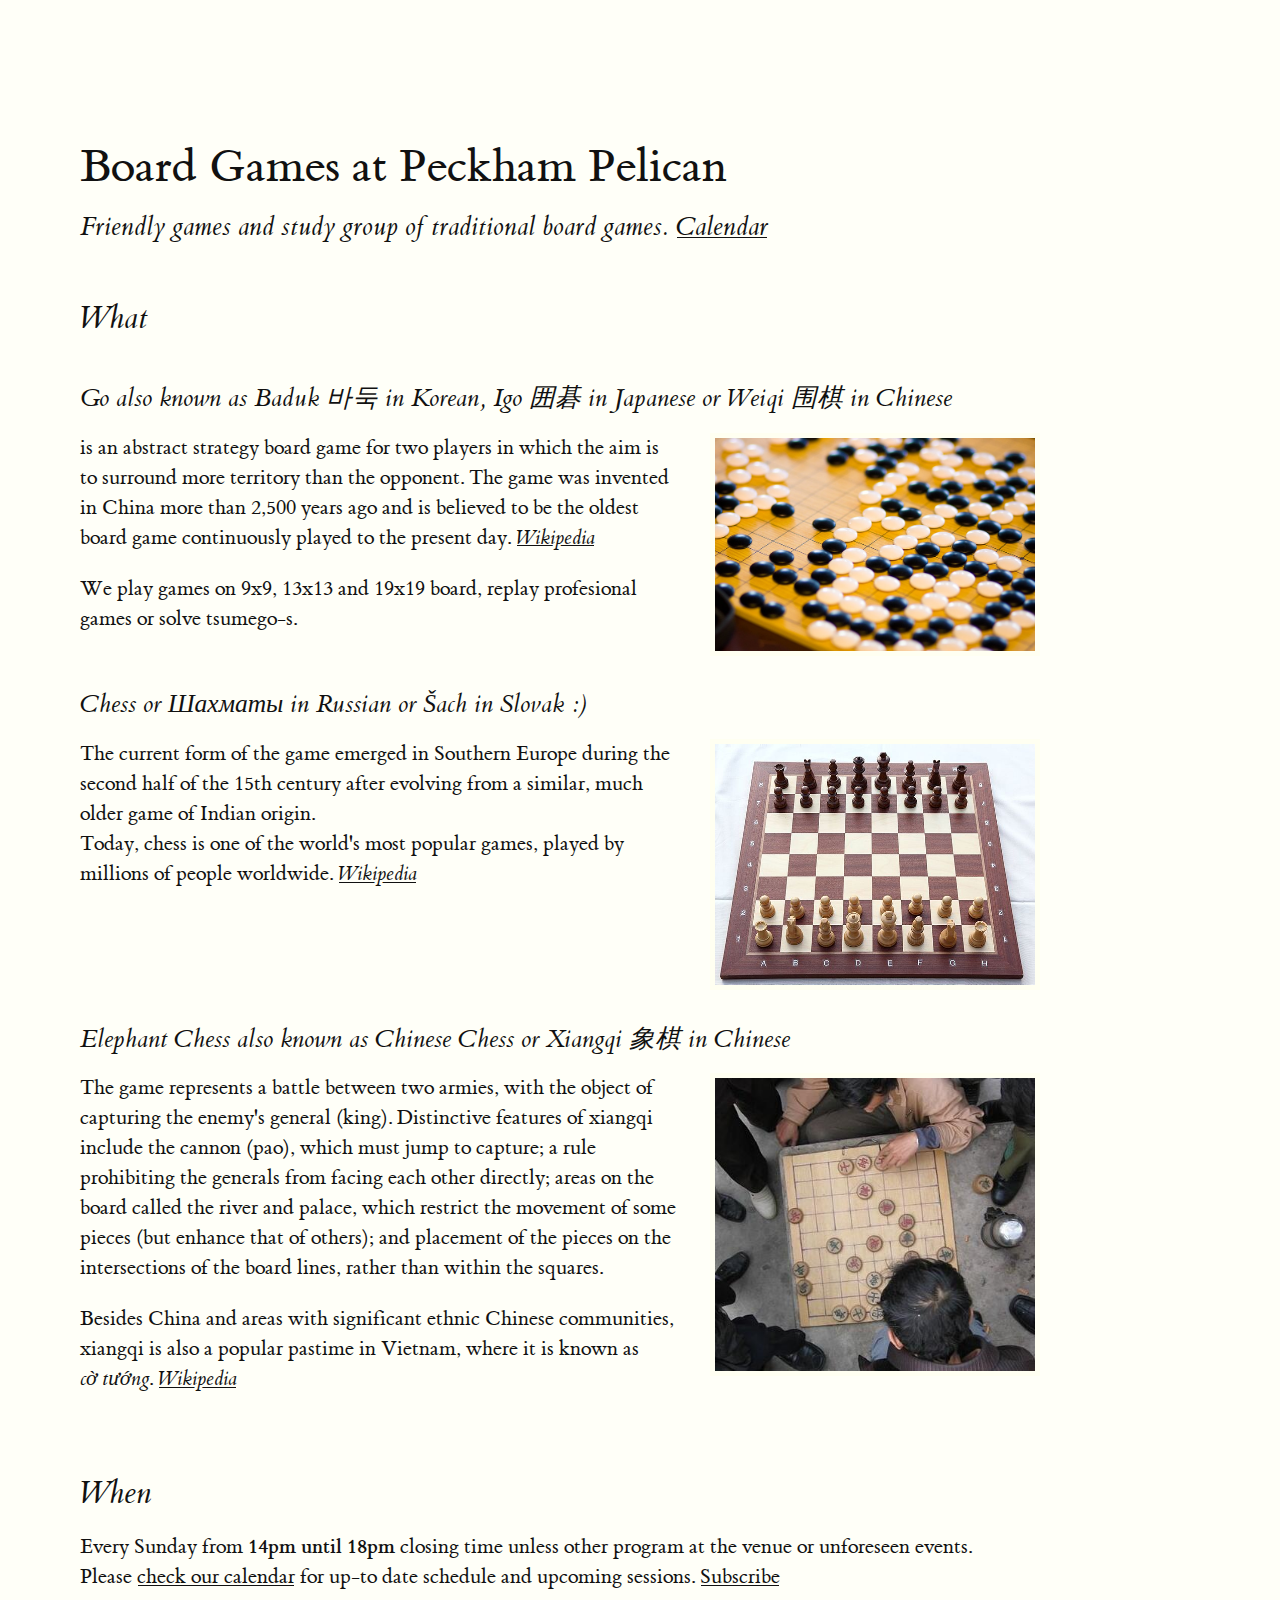
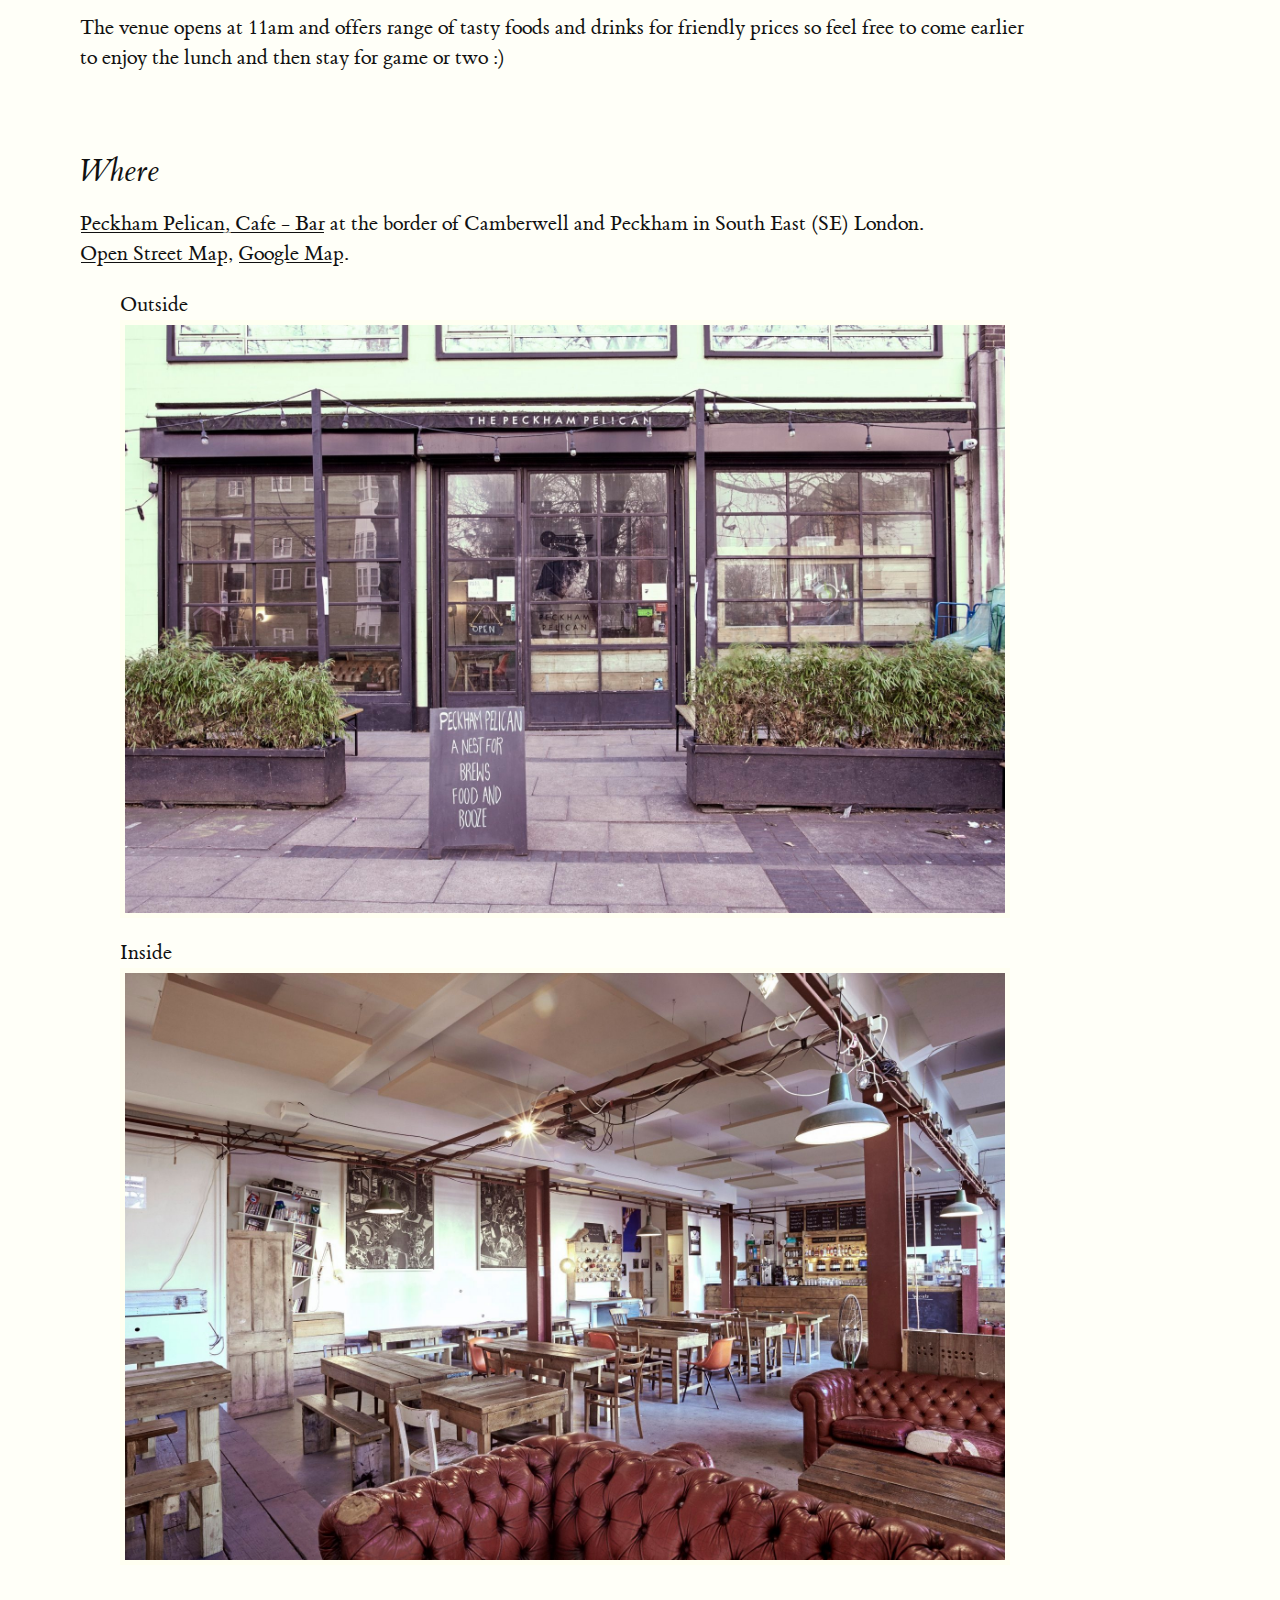
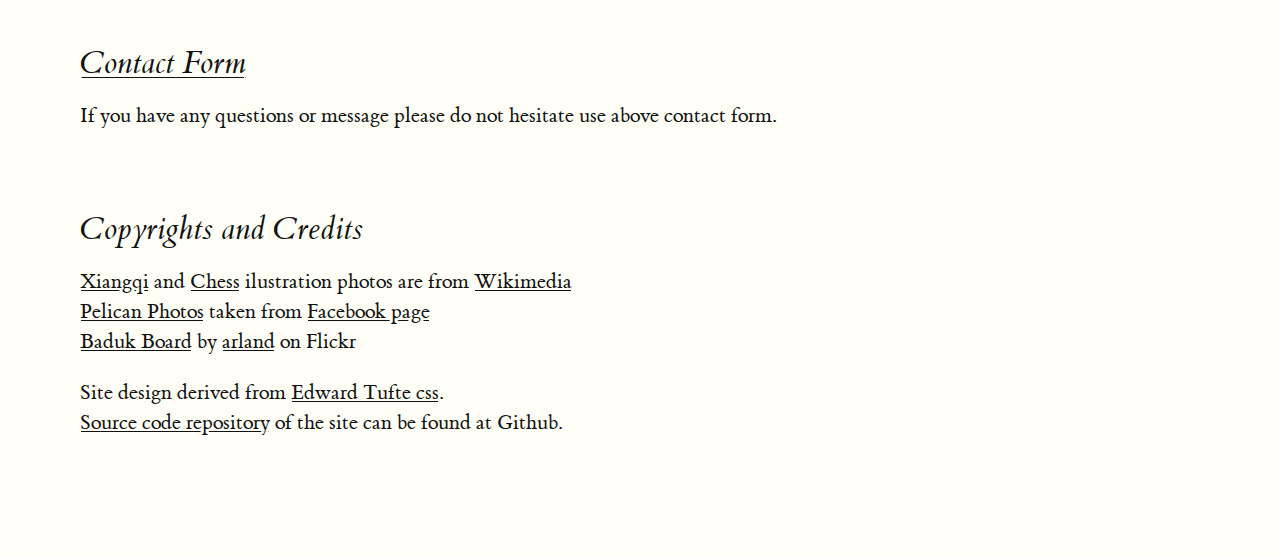
<file: index.html>
<!DOCTYPE html>
<html lang="en">
  <head>
    <meta charset="utf-8"/>
    <title>Board Games at Peckham Pelican - Go, Chess, Xiangqi</title>
    <link rel="stylesheet" href="assets/styles/tufte.css"/>
    <link rel="stylesheet" href="assets/styles/latex.css"/>
    <link rel="stylesheet" href="assets/styles/style.css"/>
    <meta name="viewport" content="width=device-width, initial-scale=1">
  </head>
  <body>
    <article>
      <h1 id="title">Board Games at Peckham Pelican</h1>
      <p class="subtitle">
        <!-- <strong>Go</strong>, -->
        <!-- <strong>Chess</strong>, -->
        <!-- <strong>Xiangqi</strong> -->
        Friendly games and study group of traditional board games.
        <a href="https://calendar.google.com/calendar/embed?src=nj4c0bbqr8jnv4m133qhmdlbjs%40group.calendar.google.com&ctz=Europe%2FLondon">Calendar</a>
      </p>
      <section>
        <h2 id="what">What</h2>
        <!-- <p>Friendly games and study group of traditional board games</p> -->
        <div class="block">
          <h3>Go also known as Baduk 바둑 in Korean, Igo 囲碁 in Japanese or Weiqi 围棋 in Chinese</h3>
          <p>
            <label for="mn-baduk-board" class="margin-toggle">&#8853;</label>
            <input type="checkbox" id="mn-baduk-board" class="margin-toggle"/>
            <span class="marginnote">
              <img src="assets/media/baduk-board.jpg" width="320" alt="Go board with stones" />
            </span>
            is an abstract strategy board game for two players in which the aim is
            to surround more territory than the opponent. The game was invented in
            China more than 2,500 years ago and is believed to be the oldest board
            game continuously played to the present day.
            <cite><a href="https://en.wikipedia.org/wiki/Go_(game)">Wikipedia</a></cite>
          </p>
          <p>
            We play games on 9x9, 13x13 and 19x19 board, replay profesional games or solve tsumego-s.
          </p>
        </div>
        <div class="block">
          <h3>Chess or Шахматы in Russian or Šach in Slovak :)</h3>
          <p>
            <label for="mn-xiangqi-board" class="margin-toggle">&#8853;</label>
            <input type="checkbox" id="mn-xiangqi-board" class="margin-toggle"/>
            <span class="marginnote">
              <img src="assets/media/636px-Chess_board_with_chess_set_in_opening_position_2012_PD_03.jpg" width="320" alt="International Chess initial board position" />
              <!-- <img src="assets/media/AAA_SVG_Chessboard_and_chess_pieces_06.svg" width="320" alt="International Chess initial board position" /> -->
            </span>
            The current form of the game emerged in Southern Europe during
            the second half of the 15th century after evolving from a
            similar, much older game of Indian origin. <br />
            Today, chess is one of the world's most popular games, played by millions
            of people worldwide.
            <cite><a href="https://en.wikipedia.org/wiki/Chess">Wikipedia</a></cite>
          </p>
        </div>
        <div class="block">
          <h3>Elephant Chess also known as Chinese Chess or Xiangqi 象棋 in Chinese</h3>
          <p>
            <label for="mn-xiangqi-board" class="margin-toggle">&#8853;</label>
            <input type="checkbox" id="mn-xiangqi-board" class="margin-toggle"/>
            <span class="marginnote">
              <!-- <img src="assets/media/Xiangqi_Board.svg" width="320" alt="Xiangqi initial board position" /> -->
              <img src="assets/media/xiangqi-in-kunming-crop.jpg" width="320" alt="Xiangqi played on street" />
            </span>
            The game represents a battle between two armies, with the object of
            capturing the enemy's general (king). Distinctive features of xiangqi
            include the cannon (pao), which must jump to capture; a rule
            prohibiting the generals from facing each other directly; areas on the
            board called the river and palace, which restrict the movement of some
            pieces (but enhance that of others); and placement of the pieces on
            the intersections of the board lines, rather than within the squares.
          </p>
          <p>
            Besides China and areas with significant ethnic Chinese communities, xiangqi is also a popular pastime in Vietnam, where it is known as <em>cờ&nbsp;tướng</em>.
            <cite><a href="https://en.wikipedia.org/wiki/Xiangqi">Wikipedia</a></cite>
          </p>
        </div>
      </section>
      <section>
        <h2 id="when">When</h2>
        <p>
          Every Sunday from <strong>14pm until 18pm</strong> closing time
          unless other program at the venue or unforeseen events.<br/>
          Please <a href="https://calendar.google.com/calendar/embed?src=nj4c0bbqr8jnv4m133qhmdlbjs%40group.calendar.google.com&ctz=Europe%2FLondon">check our calendar</a>
          for up-to date schedule and upcoming sessions.
          <a href="https://calendar.google.com/calendar/u/0?cid=bmo0YzBiYnFyOGpudjRtMTMzcWhtZGxianNAZ3JvdXAuY2FsZW5kYXIuZ29vZ2xlLmNvbQ">Subscribe</a>
        </p>
        <p>
          The venue opens at 11am and offers range of tasty foods and drinks for friendly prices so
          feel free to come earlier to enjoy the lunch and then stay for game or two :)
        </p>
      </section>
      <section>
        <h2 id="where">Where</h2>
        <p>
          <a href="https://thepeckhampelican.co.uk/">Peckham Pelican, Cafe - Bar</a>
          at the border of Camberwell and Peckham in South East (SE) London.<br/>

          <a href="https://www.openstreetmap.org/node/976905890#map=19/51.47403/-0.07726">Open Street Map</a>,
          <a href="https://goo.gl/maps/yB9s6GYH664L639e6">Google Map</a>.
        </p>
        <figure>
          <figcaption>Outside</figcaption>
          <img src="assets/media/pelican-outside.jpg" alt="Peckham Pelican from street"/>
        </figure>
        <figure>
          <figcaption>Inside</figcaption>
          <img src="assets/media/pelican-inside.jpg" alt="Empty Peckham Pelican from inside"/>
        </figure>
      </section>
<!-- <section> -->
  <!--   <h2 id="equipment">Equipment</h2> -->
  <!--   <p> -->
    <!--     Currently available at the venue to play anytime: -->
    <!--   </p> -->
  <!--   <ul> -->
    <!--     <li>1 x Chess board (at the venue)</li> -->
    <!--     <li>1 x 13x13 Go board (9x9 on reverse side)</li> -->
    <!--     <li>1 x 19x19 Go board (13x13 on reverse side)</li> -->
    <!--     <li>1 x 140 Black and White stones for Go game in plastic bowls</li> -->
    <!--   </ul> -->
  <!--   <p> -->
    <!--     Per attendance -->
    <!--   </p> -->
  <!--   <ul> -->
    <!--     <li>1 x Xiangqi board</li> -->
    <!--     <li>1 x 19x19 Go board</li> -->
    <!--     <li>1 x 140 Black and White stones for Go game in straw bowls</li> -->
    <!--     <li>Various Tsumego books</li> -->
    <!--   </ul> -->
  <!--   <\!-- <p> -\-> -->
    <!--   <\!--   <a href="">Donate Equipment</a> -\-> -->
      <!--   <\!-- </p> -\-> -->
        <!-- </section> -->
<section>
  <h2 id="contact"><a href="https://docs.google.com/forms/d/e/1FAIpQLSd2FIeTLPjH2P_x5m8oFBgT_5DzrDzP37pCBtf7_QP2BP_56A/viewform?usp=sf_link">Contact Form</a></h2>
  <p>
    If you have any questions or message please do not hesitate use above contact form. <br>
  </p>
</section>
<section>
  <h2 id="credits">Copyrights and Credits</h2>
  <p>
    <!-- <a href="https://commons.wikimedia.org/wiki/File:Xiangqi_Board.svg">Xiangqi Board</a> and -->
    <!-- <a href="https://commons.wikimedia.org/wiki/File:AAA_SVG_Chessboard_and_chess_pieces_06.svg">Chess Board</a> from <a href="https://commons.wikimedia.org/wiki/Main_Page">Wikimedia</a><br/> -->

        <a href="https://commons.wikimedia.org/wiki/File:Xiangqi_in_Kunming_2.jpg">Xiangqi</a> and
        <a href="https://commons.wikimedia.org/wiki/File:Chess_board_with_chess_set_in_opening_position_2012_PD_03.jpg">Chess</a>
        ilustration photos are from <a href="https://commons.wikimedia.org">Wikimedia</a><br/>
    <a href="https://www.facebook.com/thepeckhampelican/photos/">Pelican Photos</a> taken from <a href="https://www.facebook.com/thepeckhampelican">Facebook page</a><br/>
    <a href="https://www.flickr.com/photos/arland/4321807945/">Baduk Board</a> by <a href="https://www.flickr.com/photos/arland">arland</a> on Flickr<br/>
  </p>
  <p>
    Site design derived from <a href="https://edwardtufte.github.io/tufte-css/">Edward Tufte css</a>.<br/>
    <a href="https://github.com/keram/baduk-pelican">Source code repository</a> of the site can be found at Github.
  </p>
</section>
</article>
</body>
</html>
</file>
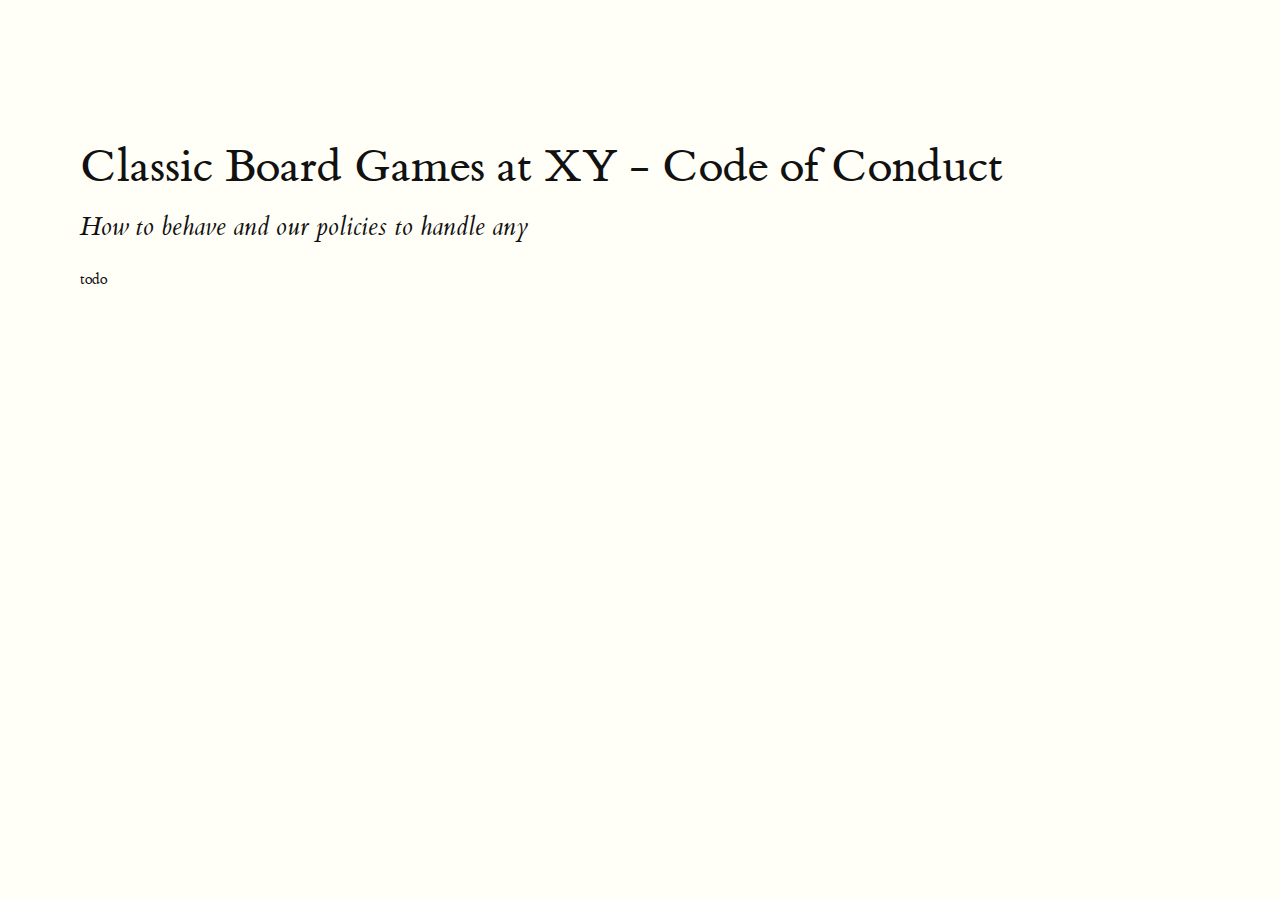
<file: code-of-conduct.html>
<!DOCTYPE html>
<html lang="en">
  <head>
    <meta charset="utf-8"/>
    <title>Classic Board Games at XY - Go, Chess, Xiangqi - Code of Conduct</title>
    <link rel="stylesheet" href="assets/styles/tufte.css"/>
    <link rel="stylesheet" href="assets/styles/latex.css"/>
    <link rel="stylesheet" href="assets/styles/style.css"/>
    <meta name="viewport" content="width=device-width, initial-scale=1">
    <!-- , (Chinesse) Chess  -->
  </head>
  <body>
    <article>
      <h1 id="title">Classic Board Games at XY - Code of Conduct</h1>
      <p class="subtitle">
        How to behave and our policies to handle any
      </p>
      <section>
        todo
      </section>
    </article>
  </body>
</html>
</file>
<file: assets/styles/tufte.css>
@charset "UTF-8";

/* Import ET Book styles
   adapted from https://github.com/edwardtufte/et-book/blob/gh-pages/et-book.css */

@font-face {
    font-family: "et-book";
    src: url("../fonts/et-book/et-book-roman-line-figures/et-book-roman-line-figures.eot");
    src: url("../fonts/et-book/et-book-roman-line-figures/et-book-roman-line-figures.eot?#iefix") format("embedded-opentype"), url("../fonts/et-book/et-book-roman-line-figures/et-book-roman-line-figures.woff") format("woff"), url("../fonts/et-book/et-book-roman-line-figures/et-book-roman-line-figures.ttf") format("truetype"), url("../fonts/et-book/et-book-roman-line-figures/et-book-roman-line-figures.svg#etbookromanosf") format("svg");
    font-weight: normal;
    font-style: normal;
    font-display: swap;
}

@font-face {
    font-family: "et-book";
    src: url("../fonts/et-book/et-book-display-italic-old-style-figures/et-book-display-italic-old-style-figures.eot");
    src: url("../fonts/et-book/et-book-display-italic-old-style-figures/et-book-display-italic-old-style-figures.eot?#iefix") format("embedded-opentype"), url("../fonts/et-book/et-book-display-italic-old-style-figures/et-book-display-italic-old-style-figures.woff") format("woff"), url("../fonts/et-book/et-book-display-italic-old-style-figures/et-book-display-italic-old-style-figures.ttf") format("truetype"), url("../fonts/et-book/et-book-display-italic-old-style-figures/et-book-display-italic-old-style-figures.svg#etbookromanosf") format("svg");
    font-weight: normal;
    font-style: italic;
    font-display: swap;
}

@font-face {
    font-family: "et-book";
    src: url("../fonts/et-book/et-book-bold-line-figures/et-book-bold-line-figures.eot");
    src: url("../fonts/et-book/et-book-bold-line-figures/et-book-bold-line-figures.eot?#iefix") format("embedded-opentype"), url("../fonts/et-book/et-book-bold-line-figures/et-book-bold-line-figures.woff") format("woff"), url("../fonts/et-book/et-book-bold-line-figures/et-book-bold-line-figures.ttf") format("truetype"), url("../fonts/et-book/et-book-bold-line-figures/et-book-bold-line-figures.svg#etbookromanosf") format("svg");
    font-weight: bold;
    font-style: normal;
    font-display: swap;
}

@font-face {
    font-family: "et-book-roman-old-style";
    src: url("../fonts/et-book/et-book-roman-old-style-figures/et-book-roman-old-style-figures.eot");
    src: url("../fonts/et-book/et-book-roman-old-style-figures/et-book-roman-old-style-figures.eot?#iefix") format("embedded-opentype"), url("../fonts/et-book/et-book-roman-old-style-figures/et-book-roman-old-style-figures.woff") format("woff"), url("../fonts/et-book/et-book-roman-old-style-figures/et-book-roman-old-style-figures.ttf") format("truetype"), url("../fonts/et-book/et-book-roman-old-style-figures/et-book-roman-old-style-figures.svg#etbookromanosf") format("svg");
    font-weight: normal;
    font-style: normal;
    font-display: swap;
}

/* Tufte CSS styles */
html {
    font-size: 15px;
}

body {
    width: 87.5%;
    margin-left: auto;
    margin-right: auto;
    /* padding-left: 12.5%; */
    font-family: et-book, Palatino, "Palatino Linotype", "Palatino LT STD", "Book Antiqua", Georgia, serif;
    background-color: #fffff8;
    color: #111;
    max-width: 1400px;
    counter-reset: sidenote-counter;
}

/* Adds dark mode */
@media (prefers-color-scheme: dark) {
    body {
        background-color: #151515;
        color: #ddd;
    }
}

h1 {
    font-weight: 400;
    margin-top: 4rem;
    margin-bottom: 1.5rem;
    font-size: 3.2rem;
    line-height: 1;
}

h2 {
    font-style: italic;
    font-weight: 400;
    margin-top: 2.1rem;
    margin-bottom: 1.4rem;
    font-size: 2.2rem;
    line-height: 1;
}

h3 {
    font-style: italic;
    font-weight: 400;
    font-size: 1.7rem;
    margin-top: 2rem;
    margin-bottom: 1.4rem;
    line-height: 1;
}

hr {
    display: block;
    height: 1px;
    /* width: 55%; */
    border: 0;
    border-top: 1px solid #ccc;
    margin: 1em 0;
    padding: 0;
}

p.subtitle {
    font-style: italic;
    margin-top: 1rem;
    margin-bottom: 1rem;
    font-size: 1.8rem;
    display: block;
    line-height: 1;
}

.numeral {
    font-family: et-book-roman-old-style;
}

.danger {
    color: red;
}

article {
    padding: 5rem 0rem;
}

section {
    padding-top: 1rem;
    padding-bottom: 1rem;
}

p,
dl,
ol,
ul,
figcaption {
    font-size: 1.4rem;
    line-height: 2rem;
}

p {
    margin-top: 1.4rem;
    margin-bottom: 1.4rem;
    padding-right: 0;
    vertical-align: baseline;
}

/* Chapter Epigraphs */
div.epigraph {
    margin: 5em 0;
}

div.epigraph > blockquote {
    margin-top: 3em;
    margin-bottom: 3em;
}

div.epigraph > blockquote,
div.epigraph > blockquote > p {
    font-style: italic;
}

div.epigraph > blockquote > footer {
    font-style: normal;
}

div.epigraph > blockquote > footer > cite {
    font-style: italic;
}
/* end chapter epigraphs styles */

blockquote {
    font-size: 1.4rem;
}

blockquote p {
    /* width: 55%; */
    /* margin-right: 40px; */
}

blockquote footer {
    /* width: 55%; */
    font-size: 1.1rem;
    text-align: right;
}

section > p,
section > footer,
section > table {
    /* width: 55%; */
}

/* 50 + 5 == 55, to be the same width as paragraph */
section > dl,
section > ol,
section > ul {
    width: 50%;
    -webkit-padding-start: 5%;
}

dt:not(:first-child),
li:not(:first-child) {
    margin-top: 0.25rem;
}

/* Links: replicate underline that clears descenders */
a:link,
a:visited {
    color: inherit;
}

.no-tufte-underline:link {
    background: unset;
    text-shadow: unset;
}

a:link, .tufte-underline, .hover-tufte-underline:hover {
    text-decoration: none;
    background: -webkit-linear-gradient(#fffff8, #fffff8), -webkit-linear-gradient(#fffff8, #fffff8), -webkit-linear-gradient(currentColor, currentColor);
    background: linear-gradient(#fffff8, #fffff8), linear-gradient(#fffff8, #fffff8), linear-gradient(currentColor, currentColor);
    -webkit-background-size: 0.05em 1px, 0.05em 1px, 1px 1px;
    -moz-background-size: 0.05em 1px, 0.05em 1px, 1px 1px;
    background-size: 0.05em 1px, 0.05em 1px, 1px 1px;
    background-repeat: no-repeat, no-repeat, repeat-x;
    text-shadow: 0.03em 0 #fffff8, -0.03em 0 #fffff8, 0 0.03em #fffff8, 0 -0.03em #fffff8, 0.06em 0 #fffff8, -0.06em 0 #fffff8, 0.09em 0 #fffff8, -0.09em 0 #fffff8, 0.12em 0 #fffff8, -0.12em 0 #fffff8, 0.15em 0 #fffff8, -0.15em 0 #fffff8;
    background-position: 0% 93%, 100% 93%, 0% 93%;
}

@media screen and (-webkit-min-device-pixel-ratio: 0) {
    a:link, .tufte-underline, .hover-tufte-underline:hover {
        background-position-y: 87%, 87%, 87%;
    }
}

/* Adds dark mode */
@media (prefers-color-scheme: dark) {
    a:link, .tufte-underline, .hover-tufte-underline:hover {
        text-shadow: 0.03em 0 #151515, -0.03em 0 #151515, 0 0.03em #151515, 0 -0.03em #151515, 0.06em 0 #151515, -0.06em 0 #151515, 0.09em 0 #151515, -0.09em 0 #151515, 0.12em 0 #151515, -0.12em 0 #151515, 0.15em 0 #151515, -0.15em 0 #151515;
    }
}

a:link::selection,
a:link::-moz-selection {
    text-shadow: 0.03em 0 #b4d5fe, -0.03em 0 #b4d5fe, 0 0.03em #b4d5fe, 0 -0.03em #b4d5fe, 0.06em 0 #b4d5fe, -0.06em 0 #b4d5fe, 0.09em 0 #b4d5fe, -0.09em 0 #b4d5fe, 0.12em 0 #b4d5fe, -0.12em 0 #b4d5fe, 0.15em 0 #b4d5fe, -0.15em 0 #b4d5fe;
    background: #b4d5fe;
}

/* Sidenotes, margin notes, figures, captions */
img {
    max-width: 100%;
}

.sidenote,
.marginnote {
    float: right;
    clear: right;
    /* margin-right: -60%; */
    /* width: 50%; */
    /* margin-top: 0.3rem; */
    margin-bottom: 0;
    font-size: 1.1rem;
    line-height: 1.3;
    vertical-align: baseline;
    position: relative;
}

.sidenote-number {
    counter-increment: sidenote-counter;
}

.sidenote-number:after,
.sidenote:before {
    font-family: et-book-roman-old-style;
    position: relative;
    vertical-align: baseline;
}

.sidenote-number:after {
    content: counter(sidenote-counter);
    font-size: 1rem;
    top: -0.5rem;
    left: 0.1rem;
}

.sidenote:before {
    content: counter(sidenote-counter) " ";
    font-size: 1rem;
    top: -0.5rem;
}

blockquote .sidenote,
blockquote .marginnote {
    margin-right: -82%;
    min-width: 59%;
    text-align: left;
}

div.fullwidth,
table.fullwidth {
    width: 100%;
}

div.table-wrapper {
    overflow-x: auto;
    font-family: "Trebuchet MS", "Gill Sans", "Gill Sans MT", sans-serif;
}

.sans {
    font-family: "Gill Sans", "Gill Sans MT", Calibri, sans-serif;
    letter-spacing: .03em;
}

code, pre > code {
    font-family: Consolas, "Liberation Mono", Menlo, Courier, monospace;
    font-size: 1.0rem;
    line-height: 1.42;
    -webkit-text-size-adjust: 100%; /* Prevent adjustments of font size after orientation changes in iOS. See https://github.com/edwardtufte/tufte-css/issues/81#issuecomment-261953409 */
}

.sans > code {
    font-size: 1.2rem;
}

h1 > code,
h2 > code,
h3 > code {
    font-size: 0.80em;
}

.marginnote > code,
.sidenote > code {
    font-size: 1rem;
}

pre > code {
    font-size: 0.9rem;
    width: 52.5%;
    margin-left: 2.5%;
    overflow-x: auto;
    display: block;
}

pre.fullwidth > code {
    width: 90%;
}

.fullwidth {
    max-width: 90%;
    clear:both;
}

span.newthought {
    font-variant: small-caps;
    font-size: 1.2em;
}

input.margin-toggle {
    display: none;
}

label.sidenote-number {
    display: inline-block;
    max-height: 2rem; /* should be less than or equal to paragraph line-height */
}

label.margin-toggle:not(.sidenote-number) {
    display: none;
}

.iframe-wrapper {
    position: relative;
    padding-bottom: 56.25%; /* 16:9 */
    padding-top: 25px;
    height: 0;
}

.iframe-wrapper iframe {
    position: absolute;
    top: 0;
    left: 0;
    width: 100%;
    height: 100%;
}

@media (max-width: 760px) {
    body {
        width: 84%;
        padding-left: 8%;
        padding-right: 8%;
    }

    hr,
    section > p,
    section > footer,
    section > table {
        width: 100%;
    }

    pre > code {
        width: 97%;
    }

    section > dl,
    section > ol,
    section > ul {
        width: 90%;
    }


    blockquote {
        margin-left: 1.5em;
        margin-right: 0em;
    }

    blockquote p,
    blockquote footer {
        width: 100%;
    }

    label.margin-toggle:not(.sidenote-number) {
        display: inline;
    }

    .sidenote,
    .marginnote {
        display: none;
    }

    .margin-toggle:checked + .sidenote,
    .margin-toggle:checked + .marginnote {
        display: block;
        float: left;
        left: 1rem;
        clear: both;
        width: 95%;
        margin: 1rem 2.5%;
        vertical-align: baseline;
        position: relative;
    }

    label {
        cursor: pointer;
    }

    div.table-wrapper,
    table {
        width: 85%;
    }

    img {
        width: 100%;
    }
}
</file>
<file: assets/styles/latex.css>
.latex-sub, .latex-sup { text-transform: uppercase;
                         font-size: smaller;
                         position: relative; }

.latex-sub { top: 0.2rem;
             margin-left: -0.1667rem;
             margin-right: -0.125rem; }

.latex-sup { top: -0.2rem;
             margin-left: -0.36rem;
             margin-right: -0.15rem;
             text-shadow: none; }

.latex::selection, .latex span:not(.latex-sup)::selection { text-shadow: 0.03em 0 #b4d5fe, -0.03em 0 #b4d5fe, 0 0.03em #b4d5fe, 0 -0.03em #b4d5fe, 0.06em 0 #b4d5fe, -0.06em 0 #b4d5fe, 0.09em 0 #b4d5fe, -0.09em 0 #b4d5fe, 0.12em 0 #b4d5fe, -0.12em 0 #b4d5fe, 0.15em 0 #b4d5fe, -0.15em 0 #b4d5fe;
                    background: #b4d5fe; }

.latex::-moz-selection, .latex span:not(.latex-sup)::-moz-selection { text-shadow: 0.03em 0 #b4d5fe, -0.03em 0 #b4d5fe, 0 0.03em #b4d5fe, 0 -0.03em #b4d5fe, 0.06em 0 #b4d5fe, -0.06em 0 #b4d5fe, 0.09em 0 #b4d5fe, -0.09em 0 #b4d5fe, 0.12em 0 #b4d5fe, -0.12em 0 #b4d5fe, 0.15em 0 #b4d5fe, -0.15em 0 #b4d5fe;
                         background: #b4d5fe; }
</file>
<file: assets/styles/style.css>
article {
  max-width: 960px;
}

.sidenote,
.marginnote {
  padding-left: 2rem;
}

img {
  border: solid 5px #fffff1;
}

.block:before,
.block:after {
  content: "";
  display: table;
}

.block:after {
  clear: both;
}
</file>
